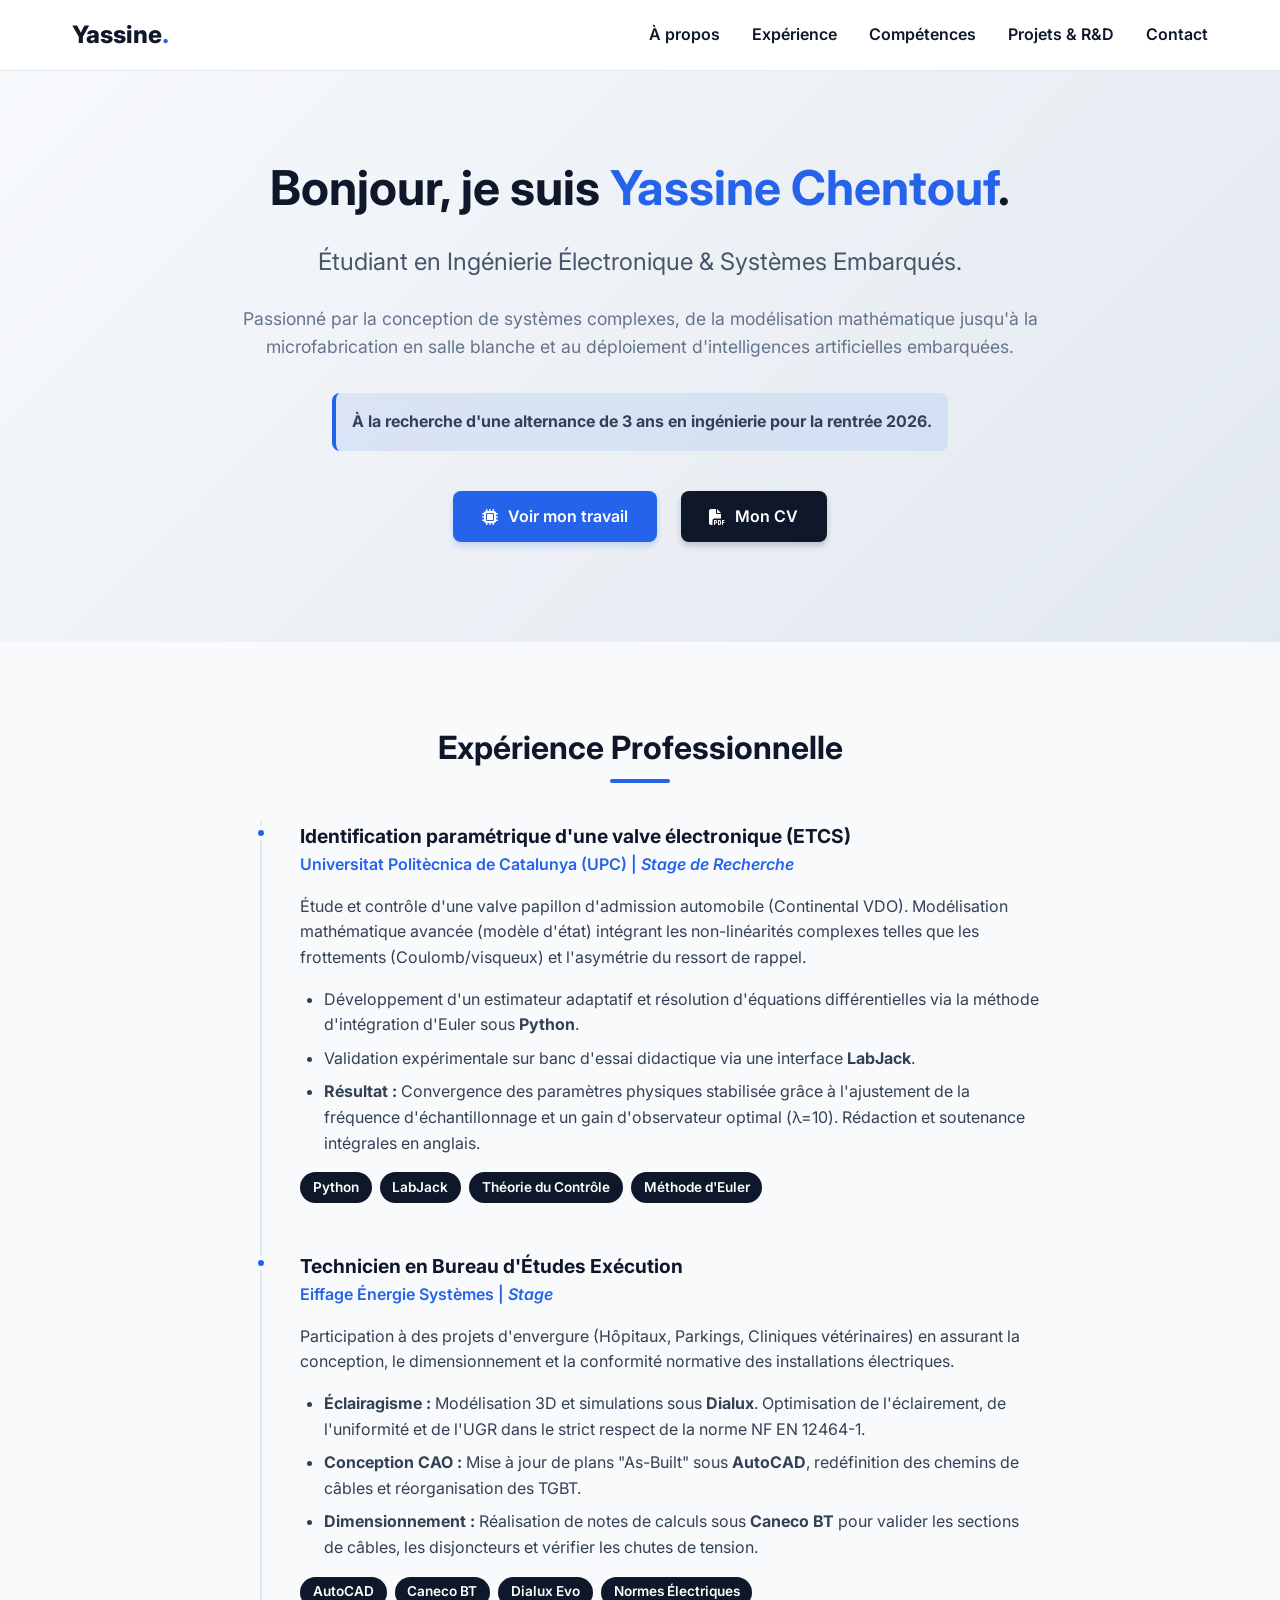
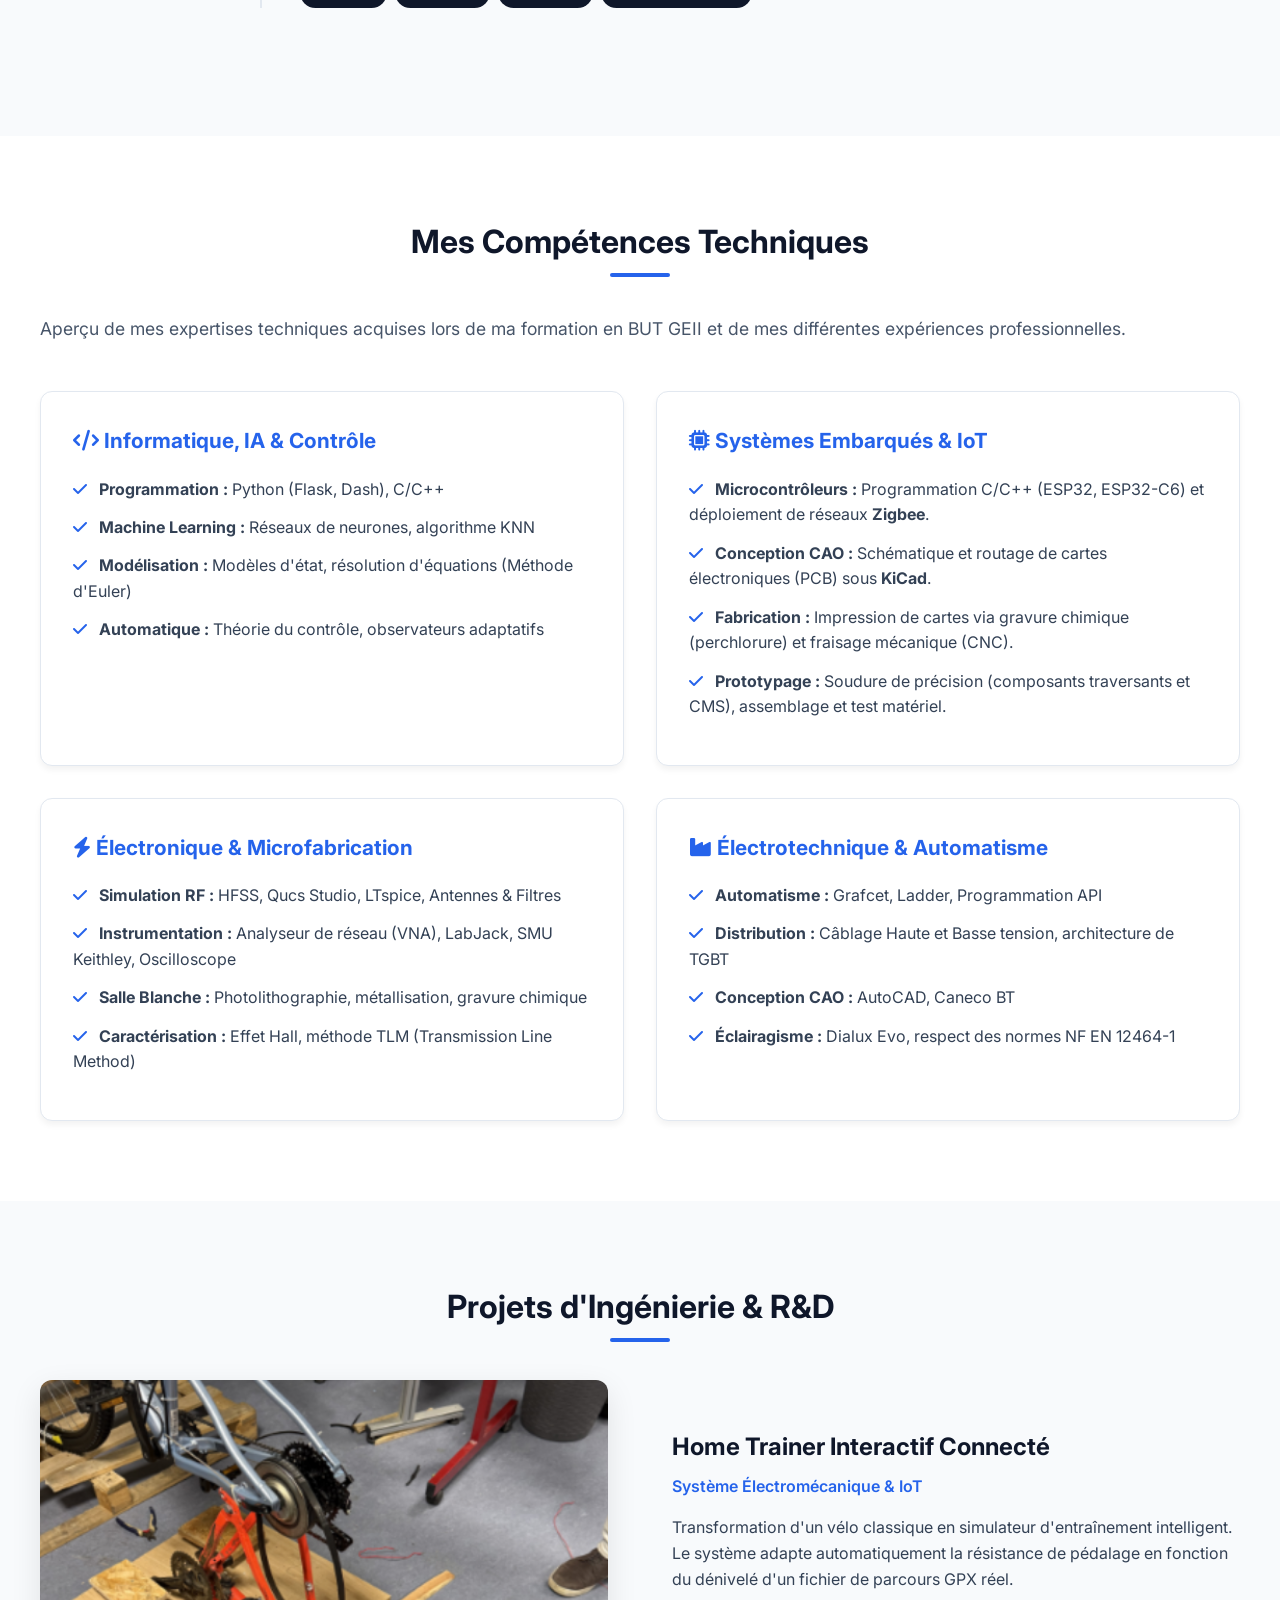
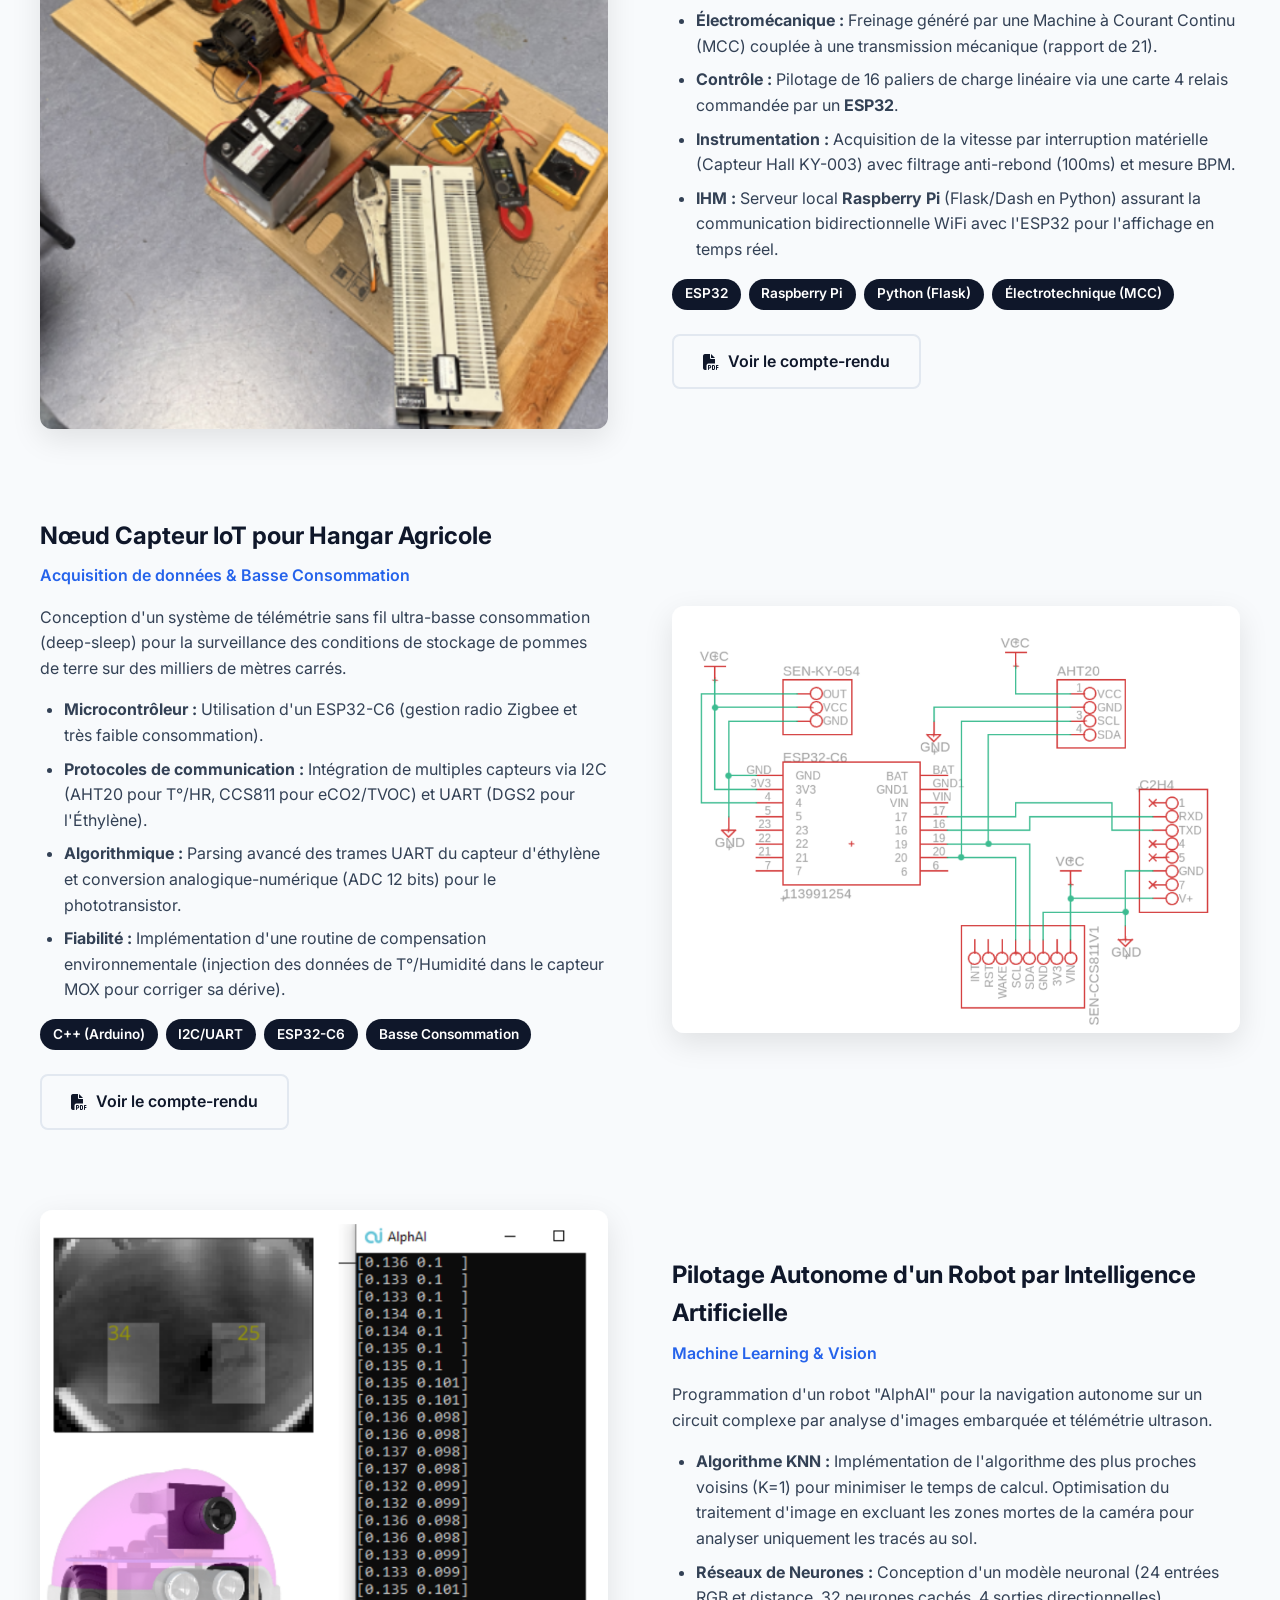
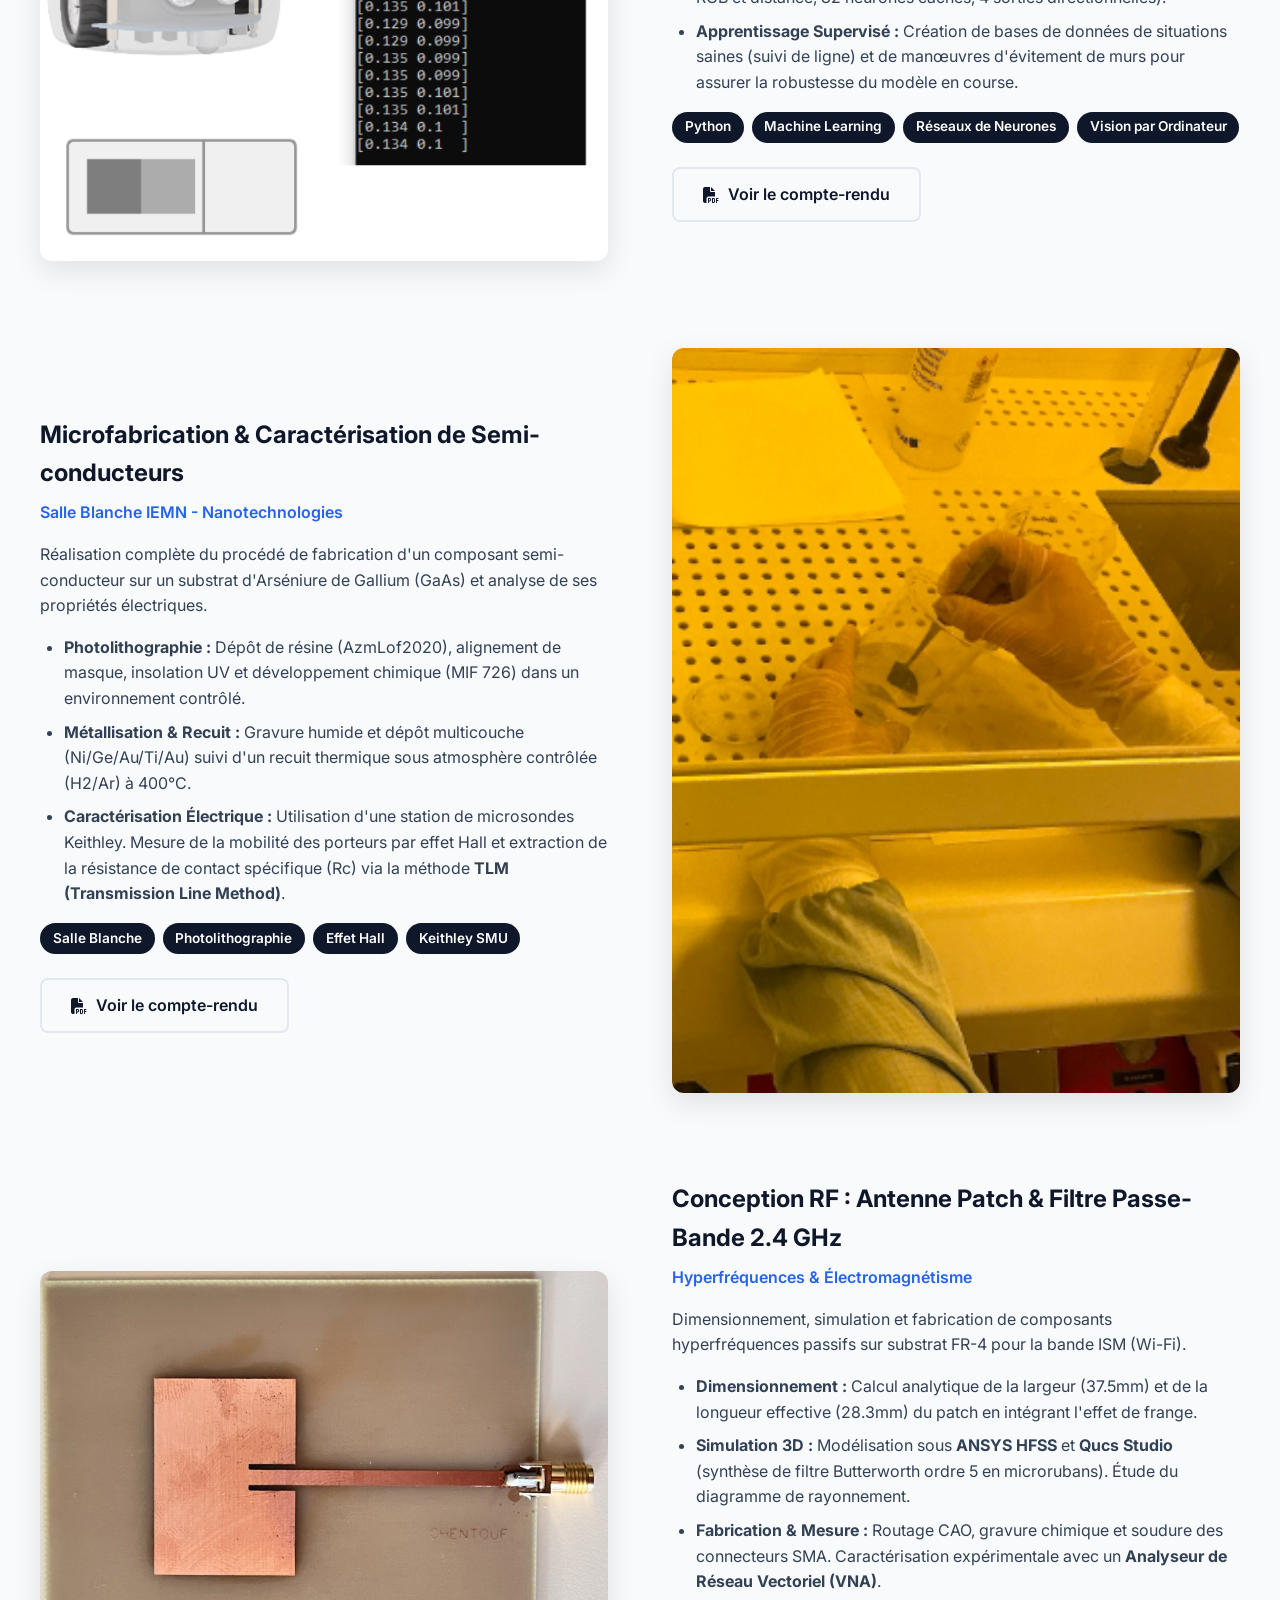
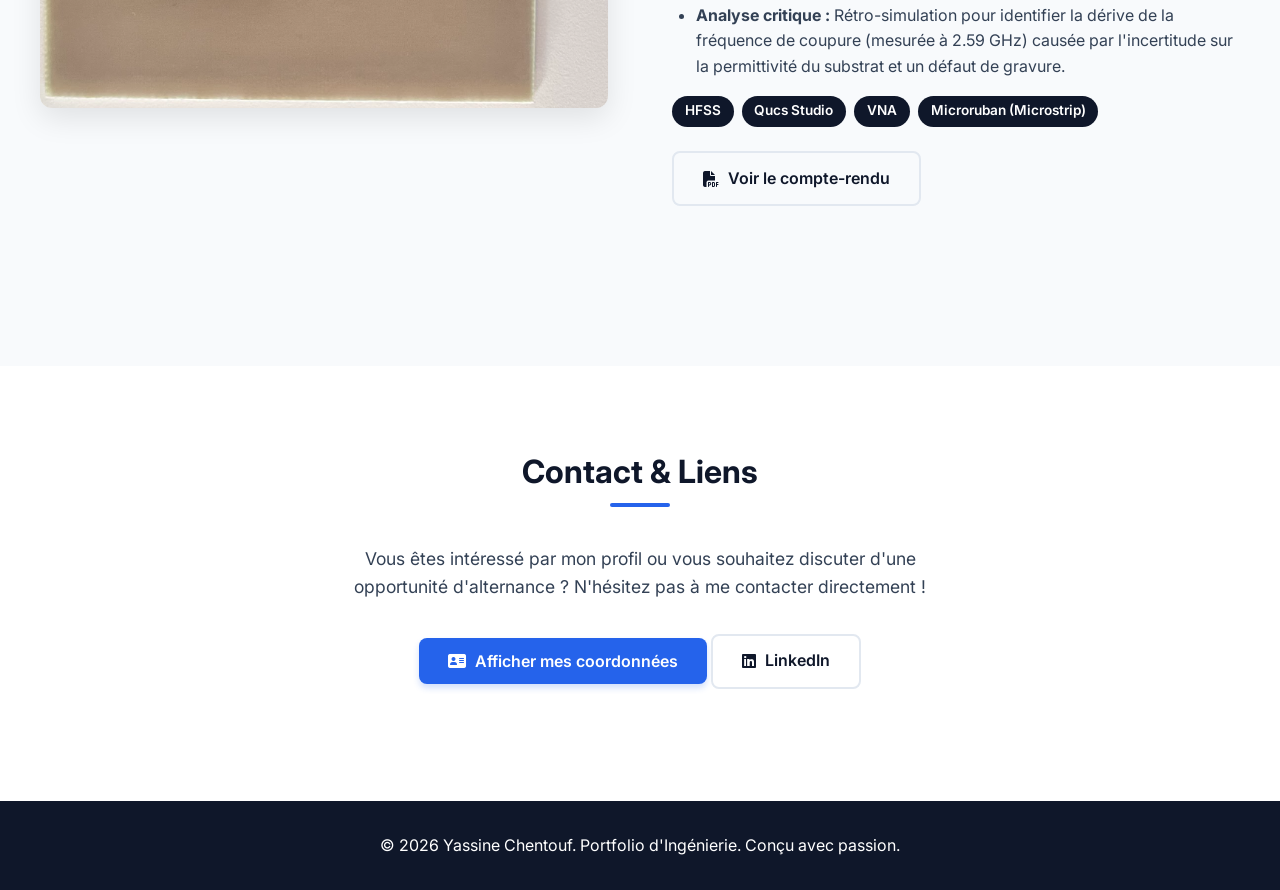
<file: index.html>
<!DOCTYPE html>
<html lang="fr">
<head>
    <meta charset="UTF-8">
    <meta name="viewport" content="width=device-width, initial-scale=1.0">
    <title>Yassine Chentouf | Portfolio Ingénierie</title>
    <!-- Police d'écriture moderne -->
    <link href="https://fonts.googleapis.com/css2?family=Inter:wght@300;400;600;800&display=swap" rel="stylesheet">
    <!-- Icônes -->
    <link rel="stylesheet" href="https://cdnjs.cloudflare.com/ajax/libs/font-awesome/6.4.0/css/all.min.css">
    <!-- Le ?v=3 force le navigateur à vider le cache et charger le nouveau design -->
    <link rel="stylesheet" href="style.css?v=3">
</head>
<body>

    <!-- Navigation -->
    <nav class="navbar">
        <div class="nav-container">
            <a href="#home" class="logo">Yassine<span>.</span></a>
            <ul class="nav-links">
                <li><a href="#about">À propos</a></li>
                <li><a href="#experience">Expérience</a></li>
                <li><a href="#skills">Compétences</a></li>
                <li><a href="#projects">Projets & R&D</a></li>
                <li><a href="#contact">Contact</a></li>
            </ul>
        </div>
    </nav>

    <!-- Hero Section -->
    <section id="home" class="hero">
        <div class="hero-content">
            <h1>Bonjour, je suis <span class="highlight">Yassine Chentouf</span>.</h1>
            <h2>Étudiant en Ingénierie Électronique & Systèmes Embarqués.</h2>
            <p>
                Passionné par la conception de systèmes complexes, de la modélisation mathématique jusqu'à la microfabrication en salle blanche et au déploiement d'intelligences artificielles embarquées.
            </p>
            <div style="background: rgba(37, 99, 235, 0.1); padding: 1rem; border-radius: 8px; border-left: 4px solid var(--accent-color); margin-bottom: 2.5rem; display: inline-block; text-align: left;">
                <strong>À la recherche d'une alternance de 3 ans en ingénierie pour la rentrée 2026.</strong>
            </div>
            <div class="hero-actions">
                <a href="#projects" class="btn btn-primary"><i class="fa-solid fa-microchip"></i> Voir mon travail</a>
                <a href="CV_Yassine_Chentouf.pdf" target="_blank" class="btn btn-secondary"><i class="fa-solid fa-file-pdf"></i> Mon CV</a>
            </div>
        </div>
    </section>

    <!-- Expériences Section -->
    <section id="experience" class="section bg-light">
        <div class="section-container">
            <h3 class="section-title">Expérience Professionnelle</h3>
            
            <div class="timeline">
                <!-- Expérience 1 -->
                <div class="timeline-item">
                    <div class="timeline-dot"></div>
                    <div class="timeline-content">
                        <h4>Identification paramétrique d'une valve électronique (ETCS)</h4>
                        <h5>Universitat Politècnica de Catalunya (UPC) | <em>Stage de Recherche</em></h5>
                        <p>Étude et contrôle d'une valve papillon d'admission automobile (Continental VDO). Modélisation mathématique avancée (modèle d'état) intégrant les non-linéarités complexes telles que les frottements (Coulomb/visqueux) et l'asymétrie du ressort de rappel.</p>
                        <ul>
                            <li>Développement d'un estimateur adaptatif et résolution d'équations différentielles via la méthode d'intégration d'Euler sous <strong>Python</strong>.</li>
                            <li>Validation expérimentale sur banc d'essai didactique via une interface <strong>LabJack</strong>.</li>
                            <li><strong>Résultat :</strong> Convergence des paramètres physiques stabilisée grâce à l'ajustement de la fréquence d'échantillonnage et un gain d'observateur optimal (λ=10). Rédaction et soutenance intégrales en anglais.</li>
                        </ul>
                        <div class="tech-stack">
                            <span>Python</span><span>LabJack</span><span>Théorie du Contrôle</span><span>Méthode d'Euler</span>
                        </div>
                    </div>
                </div>

                <!-- Expérience 2 -->
                <div class="timeline-item">
                    <div class="timeline-dot"></div>
                    <div class="timeline-content">
                        <h4>Technicien en Bureau d'Études Exécution</h4>
                        <h5>Eiffage Énergie Systèmes | <em>Stage</em></h5>
                        <p>Participation à des projets d'envergure (Hôpitaux, Parkings, Cliniques vétérinaires) en assurant la conception, le dimensionnement et la conformité normative des installations électriques.</p>
                        <ul>
                            <li><strong>Éclairagisme :</strong> Modélisation 3D et simulations sous <strong>Dialux</strong>. Optimisation de l'éclairement, de l'uniformité et de l'UGR dans le strict respect de la norme NF EN 12464-1.</li>
                            <li><strong>Conception CAO :</strong> Mise à jour de plans "As-Built" sous <strong>AutoCAD</strong>, redéfinition des chemins de câbles et réorganisation des TGBT.</li>
                            <li><strong>Dimensionnement :</strong> Réalisation de notes de calculs sous <strong>Caneco BT</strong> pour valider les sections de câbles, les disjoncteurs et vérifier les chutes de tension.</li>
                        </ul>
                        <div class="tech-stack">
                            <span>AutoCAD</span><span>Caneco BT</span><span>Dialux Evo</span><span>Normes Électriques</span>
                        </div>
                    </div>
                </div>
            </div>
        </div>
    </section>

    <!-- Compétences Section -->
    <section id="skills" class="section">
        <div class="section-container">
            <h3 class="section-title">Mes Compétences Techniques</h3>
            <p style="margin-bottom: 3rem; font-size: 1.1rem; color: #475569;">
                Aperçu de mes expertises techniques acquises lors de ma formation en BUT GEII et de mes différentes expériences professionnelles.
            </p>
            
            <!-- Affichage en grille forcée à 2 colonnes (minmax ajusté pour bloquer la 3ème colonne) -->
            <div style="display: grid; grid-template-columns: repeat(auto-fit, minmax(min(100%, 450px), 1fr)); gap: 2rem;">
                
                <!-- Ligne 1 - Carte 1 : Informatique & IA -->
                <div class="card" style="margin-bottom: 0;">
                    <h4 style="margin-bottom: 1.2rem; color: var(--accent-color); font-size: 1.3rem;"><i class="fa-solid fa-code"></i> Informatique, IA & Contrôle</h4>
                    <ul style="list-style-type: none; padding: 0;">
                        <li style="margin-bottom: 0.8rem;"><i class="fa-solid fa-check" style="color: var(--accent-color); margin-right: 8px;"></i> <strong>Programmation :</strong> Python (Flask, Dash), C/C++</li>
                        <li style="margin-bottom: 0.8rem;"><i class="fa-solid fa-check" style="color: var(--accent-color); margin-right: 8px;"></i> <strong>Machine Learning :</strong> Réseaux de neurones, algorithme KNN</li>
                        <li style="margin-bottom: 0.8rem;"><i class="fa-solid fa-check" style="color: var(--accent-color); margin-right: 8px;"></i> <strong>Modélisation :</strong> Modèles d'état, résolution d'équations (Méthode d'Euler)</li>
                        <li style="margin-bottom: 0.8rem;"><i class="fa-solid fa-check" style="color: var(--accent-color); margin-right: 8px;"></i> <strong>Automatique :</strong> Théorie du contrôle, observateurs adaptatifs</li>
                    </ul>
                </div>

                <!-- Ligne 1 - Carte 2 : Systèmes Embarqués -->
                <div class="card" style="margin-bottom: 0;">
                    <h4 style="margin-bottom: 1.2rem; color: var(--accent-color); font-size: 1.3rem;"><i class="fa-solid fa-microchip"></i> Systèmes Embarqués & IoT</h4>
                    <ul style="list-style-type: none; padding: 0;">
                        <li style="margin-bottom: 0.8rem;"><i class="fa-solid fa-check" style="color: var(--accent-color); margin-right: 8px;"></i> <strong>Microcontrôleurs :</strong> Programmation C/C++ (ESP32, ESP32-C6) et déploiement de réseaux <strong>Zigbee</strong>.</li>
                        <li style="margin-bottom: 0.8rem;"><i class="fa-solid fa-check" style="color: var(--accent-color); margin-right: 8px;"></i> <strong>Conception CAO :</strong> Schématique et routage de cartes électroniques (PCB) sous <strong>KiCad</strong>.</li>
                        <li style="margin-bottom: 0.8rem;"><i class="fa-solid fa-check" style="color: var(--accent-color); margin-right: 8px;"></i> <strong>Fabrication :</strong> Impression de cartes via gravure chimique (perchlorure) et fraisage mécanique (CNC).</li>
                        <li style="margin-bottom: 0.8rem;"><i class="fa-solid fa-check" style="color: var(--accent-color); margin-right: 8px;"></i> <strong>Prototypage :</strong> Soudure de précision (composants traversants et CMS), assemblage et test matériel.</li>
                    </ul>
                </div>

                <!-- Ligne 2 - Carte 3 : Électronique RF -->
                <div class="card" style="margin-bottom: 0;">
                    <h4 style="margin-bottom: 1.2rem; color: var(--accent-color); font-size: 1.3rem;"><i class="fa-solid fa-bolt"></i> Électronique & Microfabrication</h4>
                    <ul style="list-style-type: none; padding: 0;">
                        <li style="margin-bottom: 0.8rem;"><i class="fa-solid fa-check" style="color: var(--accent-color); margin-right: 8px;"></i> <strong>Simulation RF :</strong> HFSS, Qucs Studio, LTspice, Antennes & Filtres</li>
                        <li style="margin-bottom: 0.8rem;"><i class="fa-solid fa-check" style="color: var(--accent-color); margin-right: 8px;"></i> <strong>Instrumentation :</strong> Analyseur de réseau (VNA), LabJack, SMU Keithley, Oscilloscope</li>
                        <li style="margin-bottom: 0.8rem;"><i class="fa-solid fa-check" style="color: var(--accent-color); margin-right: 8px;"></i> <strong>Salle Blanche :</strong> Photolithographie, métallisation, gravure chimique</li>
                        <li style="margin-bottom: 0.8rem;"><i class="fa-solid fa-check" style="color: var(--accent-color); margin-right: 8px;"></i> <strong>Caractérisation :</strong> Effet Hall, méthode TLM (Transmission Line Method)</li>
                    </ul>
                </div>

                <!-- Ligne 2 - Carte 4 : Électrotechnique -->
                <div class="card" style="margin-bottom: 0;">
                    <h4 style="margin-bottom: 1.2rem; color: var(--accent-color); font-size: 1.3rem;"><i class="fa-solid fa-industry"></i> Électrotechnique & Automatisme</h4>
                    <ul style="list-style-type: none; padding: 0;">
                        <li style="margin-bottom: 0.8rem;"><i class="fa-solid fa-check" style="color: var(--accent-color); margin-right: 8px;"></i> <strong>Automatisme :</strong> Grafcet, Ladder, Programmation API</li>
                        <li style="margin-bottom: 0.8rem;"><i class="fa-solid fa-check" style="color: var(--accent-color); margin-right: 8px;"></i> <strong>Distribution :</strong> Câblage Haute et Basse tension, architecture de TGBT</li>
                        <li style="margin-bottom: 0.8rem;"><i class="fa-solid fa-check" style="color: var(--accent-color); margin-right: 8px;"></i> <strong>Conception CAO :</strong> AutoCAD, Caneco BT</li>
                        <li style="margin-bottom: 0.8rem;"><i class="fa-solid fa-check" style="color: var(--accent-color); margin-right: 8px;"></i> <strong>Éclairagisme :</strong> Dialux Evo, respect des normes NF EN 12464-1</li>
                    </ul>
                </div>
            </div>
        </div>
    </section>

    <!-- Projets Section -->
    <section id="projects" class="section bg-light">
        <div class="section-container">
            <h3 class="section-title">Projets d'Ingénierie & R&D</h3>

            <!-- Projet 1 : Home Trainer -->
            <div class="project-showcase">
                <div class="project-image">
                    <img src="projet-hometrainer.png" alt="Home Trainer Interactif" style="width: 100%; border-radius: 12px; box-shadow: 0 10px 30px rgba(0,0,0,0.1);">
                </div>
                <div class="project-info">
                    <h4>Home Trainer Interactif Connecté</h4>
                    <p class="project-subtitle">Système Électromécanique & IoT</p>
                    <p>Transformation d'un vélo classique en simulateur d'entraînement intelligent. Le système adapte automatiquement la résistance de pédalage en fonction du dénivelé d'un fichier de parcours GPX réel.</p>
                    <ul class="project-details">
                        <li><strong>Électromécanique :</strong> Freinage généré par une Machine à Courant Continu (MCC) couplée à une transmission mécanique (rapport de 21).</li>
                        <li><strong>Contrôle :</strong> Pilotage de 16 paliers de charge linéaire via une carte 4 relais commandée par un <strong>ESP32</strong>.</li>
                        <li><strong>Instrumentation :</strong> Acquisition de la vitesse par interruption matérielle (Capteur Hall KY-003) avec filtrage anti-rebond (100ms) et mesure BPM.</li>
                        <li><strong>IHM :</strong> Serveur local <strong>Raspberry Pi</strong> (Flask/Dash en Python) assurant la communication bidirectionnelle WiFi avec l'ESP32 pour l'affichage en temps réel.</li>
                    </ul>
                    <div class="tech-stack">
                        <span>ESP32</span><span>Raspberry Pi</span><span>Python (Flask)</span><span>Électrotechnique (MCC)</span>
                    </div>
                    <div style="margin-top: 1.5rem;">
                        <a href="rapport-hometrainer.pdf" target="_blank" class="btn btn-outline"><i class="fa-solid fa-file-pdf"></i> Voir le compte-rendu</a>
                    </div>
                </div>
            </div>

            <!-- Projet 2 : Capteur Hangar -->
            <div class="project-showcase reverse">
                <div class="project-image">
                    <img src="projet-capteur-iot.png" alt="PCB du Capteur IoT" style="width: 100%; border-radius: 12px; box-shadow: 0 10px 30px rgba(0,0,0,0.1);">
                </div>
                <div class="project-info">
                    <h4>Nœud Capteur IoT pour Hangar Agricole</h4>
                    <p class="project-subtitle">Acquisition de données & Basse Consommation</p>
                    <p>Conception d'un système de télémétrie sans fil ultra-basse consommation (deep-sleep) pour la surveillance des conditions de stockage de pommes de terre sur des milliers de mètres carrés.</p>
                    <ul class="project-details">
                        <li><strong>Microcontrôleur :</strong> Utilisation d'un ESP32-C6 (gestion radio Zigbee et très faible consommation).</li>
                        <li><strong>Protocoles de communication :</strong> Intégration de multiples capteurs via I2C (AHT20 pour T°/HR, CCS811 pour eCO2/TVOC) et UART (DGS2 pour l'Éthylène).</li>
                        <li><strong>Algorithmique :</strong> Parsing avancé des trames UART du capteur d'éthylène et conversion analogique-numérique (ADC 12 bits) pour le phototransistor.</li>
                        <li><strong>Fiabilité :</strong> Implémentation d'une routine de compensation environnementale (injection des données de T°/Humidité dans le capteur MOX pour corriger sa dérive).</li>
                    </ul>
                    <div class="tech-stack">
                        <span>C++ (Arduino)</span><span>I2C/UART</span><span>ESP32-C6</span><span>Basse Consommation</span>
                    </div>
                    <div style="margin-top: 1.5rem;">
                        <a href="rapport-capteur-iot.pdf" target="_blank" class="btn btn-outline"><i class="fa-solid fa-file-pdf"></i> Voir le compte-rendu</a>
                    </div>
                </div>
            </div>

            <!-- Projet 3 : Robot IA AlphAI -->
            <div class="project-showcase">
                <div class="project-image">
                    <img src="projet-robot-ia.png" alt="Robot IA AlphAI" style="width: 100%; border-radius: 12px; box-shadow: 0 10px 30px rgba(0,0,0,0.1);">
                </div>
                <div class="project-info">
                    <h4>Pilotage Autonome d'un Robot par Intelligence Artificielle</h4>
                    <p class="project-subtitle">Machine Learning & Vision</p>
                    <p>Programmation d'un robot "AlphAI" pour la navigation autonome sur un circuit complexe par analyse d'images embarquée et télémétrie ultrason.</p>
                    <ul class="project-details">
                        <li><strong>Algorithme KNN :</strong> Implémentation de l'algorithme des plus proches voisins (K=1) pour minimiser le temps de calcul. Optimisation du traitement d'image en excluant les zones mortes de la caméra pour analyser uniquement les tracés au sol.</li>
                        <li><strong>Réseaux de Neurones :</strong> Conception d'un modèle neuronal (24 entrées RGB et distance, 32 neurones cachés, 4 sorties directionnelles).</li>
                        <li><strong>Apprentissage Supervisé :</strong> Création de bases de données de situations saines (suivi de ligne) et de manœuvres d'évitement de murs pour assurer la robustesse du modèle en course.</li>
                    </ul>
                    <div class="tech-stack">
                        <span>Python</span><span>Machine Learning</span><span>Réseaux de Neurones</span><span>Vision par Ordinateur</span>
                    </div>
                    <div style="margin-top: 1.5rem;">
                        <a href="rapport-robot-ia.pdf" target="_blank" class="btn btn-outline"><i class="fa-solid fa-file-pdf"></i> Voir le compte-rendu</a>
                    </div>
                </div>
            </div>

            <!-- Projet 4 : Salle Blanche (Télémètre) -->
            <div class="project-showcase reverse">
                <div class="project-image">
                    <img src="projet-microfabrication.png" alt="Microfabrication en salle blanche" style="width: 100%; border-radius: 12px; box-shadow: 0 10px 30px rgba(0,0,0,0.1);">
                </div>
                <div class="project-info">
                    <h4>Microfabrication & Caractérisation de Semi-conducteurs</h4>
                    <p class="project-subtitle">Salle Blanche IEMN - Nanotechnologies</p>
                    <p>Réalisation complète du procédé de fabrication d'un composant semi-conducteur sur un substrat d'Arséniure de Gallium (GaAs) et analyse de ses propriétés électriques.</p>
                    <ul class="project-details">
                        <li><strong>Photolithographie :</strong> Dépôt de résine (AzmLof2020), alignement de masque, insolation UV et développement chimique (MIF 726) dans un environnement contrôlé.</li>
                        <li><strong>Métallisation & Recuit :</strong> Gravure humide et dépôt multicouche (Ni/Ge/Au/Ti/Au) suivi d'un recuit thermique sous atmosphère contrôlée (H2/Ar) à 400°C.</li>
                        <li><strong>Caractérisation Électrique :</strong> Utilisation d'une station de microsondes Keithley. Mesure de la mobilité des porteurs par effet Hall et extraction de la résistance de contact spécifique (Rc) via la méthode <strong>TLM (Transmission Line Method)</strong>.</li>
                    </ul>
                    <div class="tech-stack">
                        <span>Salle Blanche</span><span>Photolithographie</span><span>Effet Hall</span><span>Keithley SMU</span>
                    </div>
                    <div style="margin-top: 1.5rem;">
                        <a href="rapport-microfabrication.pdf" target="_blank" class="btn btn-outline"><i class="fa-solid fa-file-pdf"></i> Voir le compte-rendu</a>
                    </div>
                </div>
            </div>

            <!-- Projet 5 : Antenne RF & Filtre -->
            <div class="project-showcase">
                <div class="project-image">
                    <img src="projet-antenne-rf.png" alt="Conception Antenne HFSS" style="width: 100%; border-radius: 12px; box-shadow: 0 10px 30px rgba(0,0,0,0.1);">
                </div>
                <div class="project-info">
                    <h4>Conception RF : Antenne Patch & Filtre Passe-Bande 2.4 GHz</h4>
                    <p class="project-subtitle">Hyperfréquences & Électromagnétisme</p>
                    <p>Dimensionnement, simulation et fabrication de composants hyperfréquences passifs sur substrat FR-4 pour la bande ISM (Wi-Fi).</p>
                    <ul class="project-details">
                        <li><strong>Dimensionnement :</strong> Calcul analytique de la largeur (37.5mm) et de la longueur effective (28.3mm) du patch en intégrant l'effet de frange.</li>
                        <li><strong>Simulation 3D :</strong> Modélisation sous <strong>ANSYS HFSS</strong> et <strong>Qucs Studio</strong> (synthèse de filtre Butterworth ordre 5 en microrubans). Étude du diagramme de rayonnement.</li>
                        <li><strong>Fabrication & Mesure :</strong> Routage CAO, gravure chimique et soudure des connecteurs SMA. Caractérisation expérimentale avec un <strong>Analyseur de Réseau Vectoriel (VNA)</strong>.</li>
                        <li><strong>Analyse critique :</strong> Rétro-simulation pour identifier la dérive de la fréquence de coupure (mesurée à 2.59 GHz) causée par l'incertitude sur la permittivité du substrat et un défaut de gravure.</li>
                    </ul>
                    <div class="tech-stack">
                        <span>HFSS</span><span>Qucs Studio</span><span>VNA</span><span>Microruban (Microstrip)</span>
                    </div>
                    <div style="margin-top: 1.5rem;">
                        <a href="rapport-antenne-rf.pdf" target="_blank" class="btn btn-outline"><i class="fa-solid fa-file-pdf"></i> Voir le compte-rendu</a>
                    </div>
                </div>
            </div>

        </div>
    </section>

    <!-- Contact Section -->
    <section id="contact" class="section">
        <div class="section-container" style="text-align: center;">
            <h3 class="section-title">Contact & Liens</h3>
            <p style="max-width: 600px; margin: 0 auto 2rem auto; font-size: 1.1rem;">
                Vous êtes intéressé par mon profil ou vous souhaitez discuter d'une opportunité d'alternance ? N'hésitez pas à me contacter directement !
            </p>
            
            <div class="contact-links" style="margin-bottom: 2rem;">
                <!-- Bouton qui révèle les informations de contact -->
                <button onclick="document.getElementById('contact-info').style.display='block'" class="btn btn-primary"><i class="fa-solid fa-address-card"></i> Afficher mes coordonnées</button>
                <a href="https://www.linkedin.com/in/yassine-chen/" target="_blank" class="btn btn-outline"><i class="fa-brands fa-linkedin"></i> LinkedIn</a>
            </div>

            <!-- La zone d'information masquée qui apparaîtra au clic -->
            <div id="contact-info" style="display: none; background: #f8fafc; padding: 1.5rem; border-radius: 8px; box-shadow: 0 4px 6px rgba(0,0,0,0.05); max-width: 400px; margin: 0 auto; border: 1px solid #e2e8f0; text-align: left;">
                <p style="margin-bottom: 0.8rem; font-size: 1.1rem;"><i class="fa-solid fa-envelope" style="color: #2563eb; margin-right: 10px;"></i> <strong>Email :</strong> <a href="mailto:yassine2004chentouf@gmail.com" style="color: #334155; text-decoration: none;">yassine2004chentouf@gmail.com</a></p>
                <p style="font-size: 1.1rem;"><i class="fa-solid fa-phone" style="color: #2563eb; margin-right: 10px;"></i> <strong>Téléphone :</strong> 07 45 64 99 28</p>
            </div>
        </div>
    </section>

    <!-- Footer -->
    <footer>
        <p>&copy; 2026 Yassine Chentouf. Portfolio d'Ingénierie. Conçu avec passion.</p>
    </footer>

    <!-- Script pour le menu sticky et le scroll doux -->
    <script>
        window.addEventListener('scroll', function() {
            const navbar = document.querySelector('.navbar');
            if (window.scrollY > 50) {
                navbar.style.background = 'rgba(255, 255, 255, 0.98)';
                navbar.style.boxShadow = '0 2px 10px rgba(0,0,0,0.1)';
            } else {
                navbar.style.background = '#ffffff';
                navbar.style.boxShadow = 'none';
            }
        });
    </script>
</body>
</html>
</file>
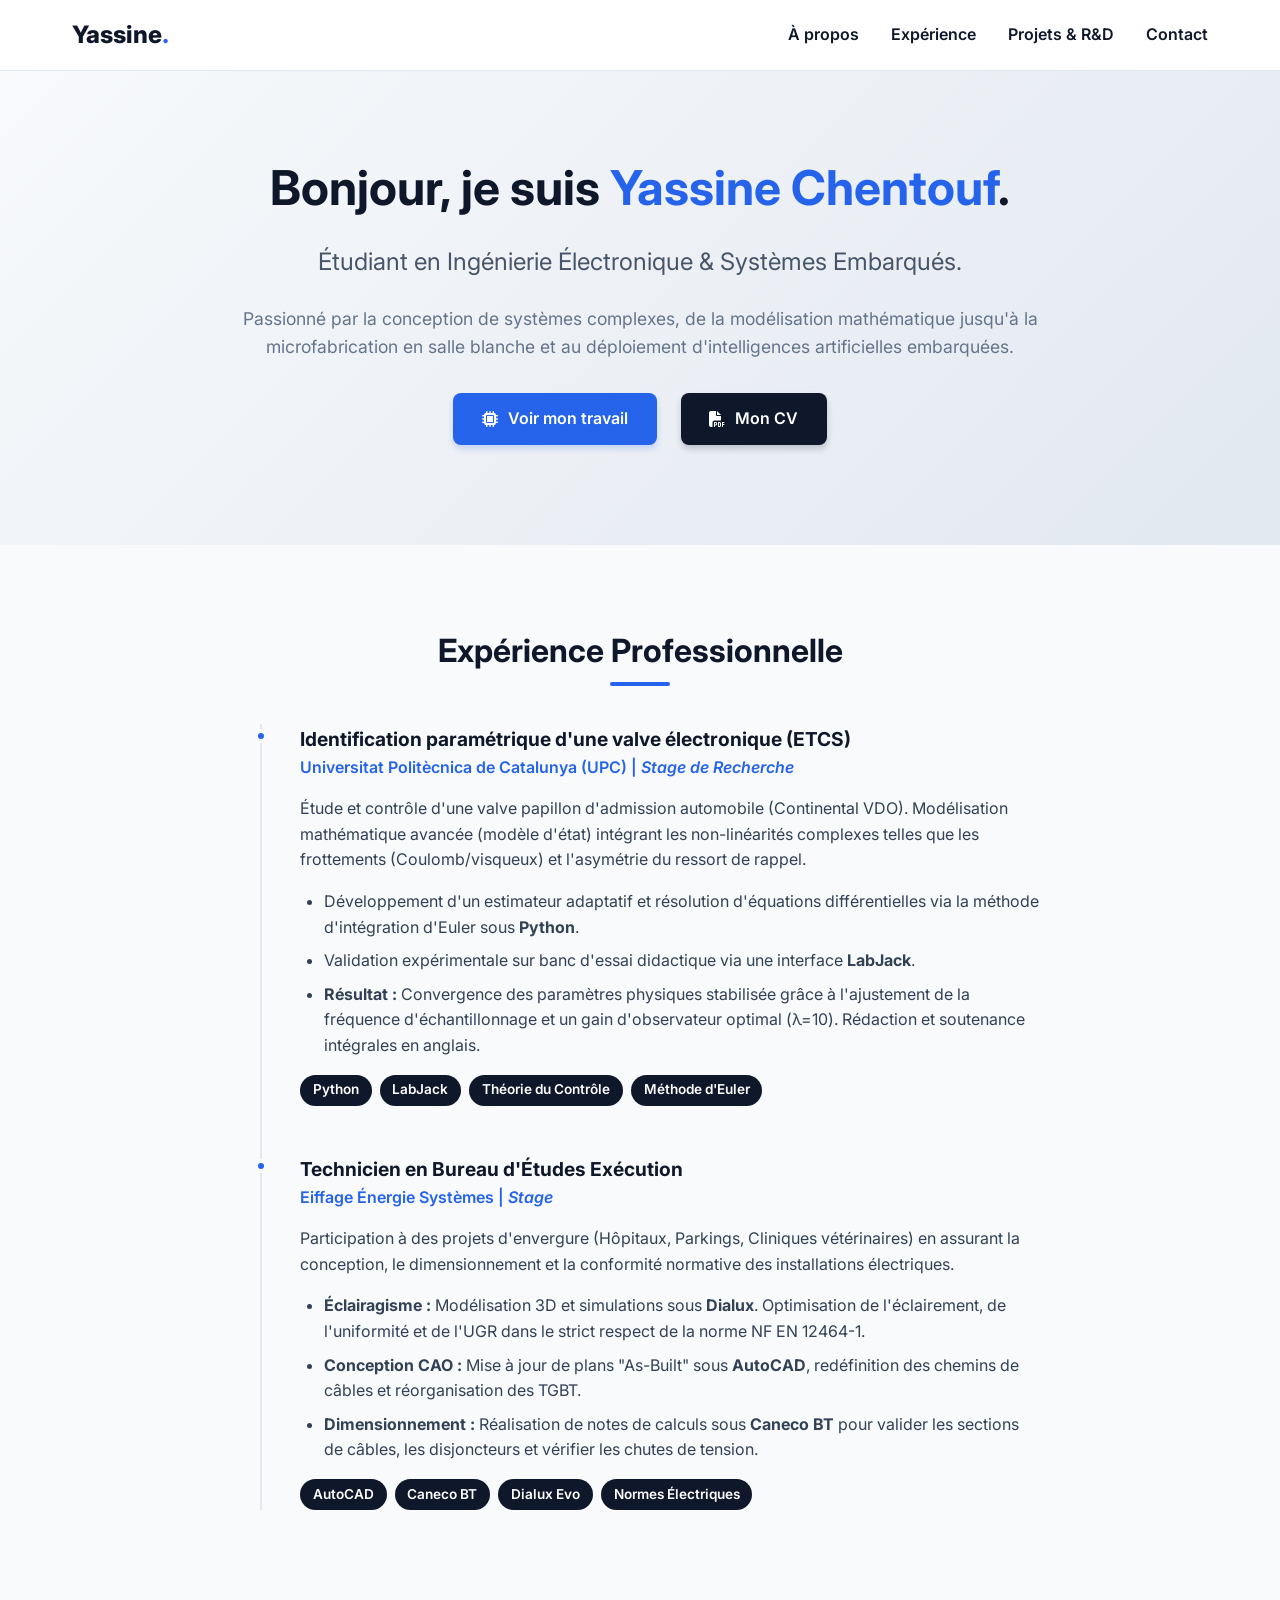
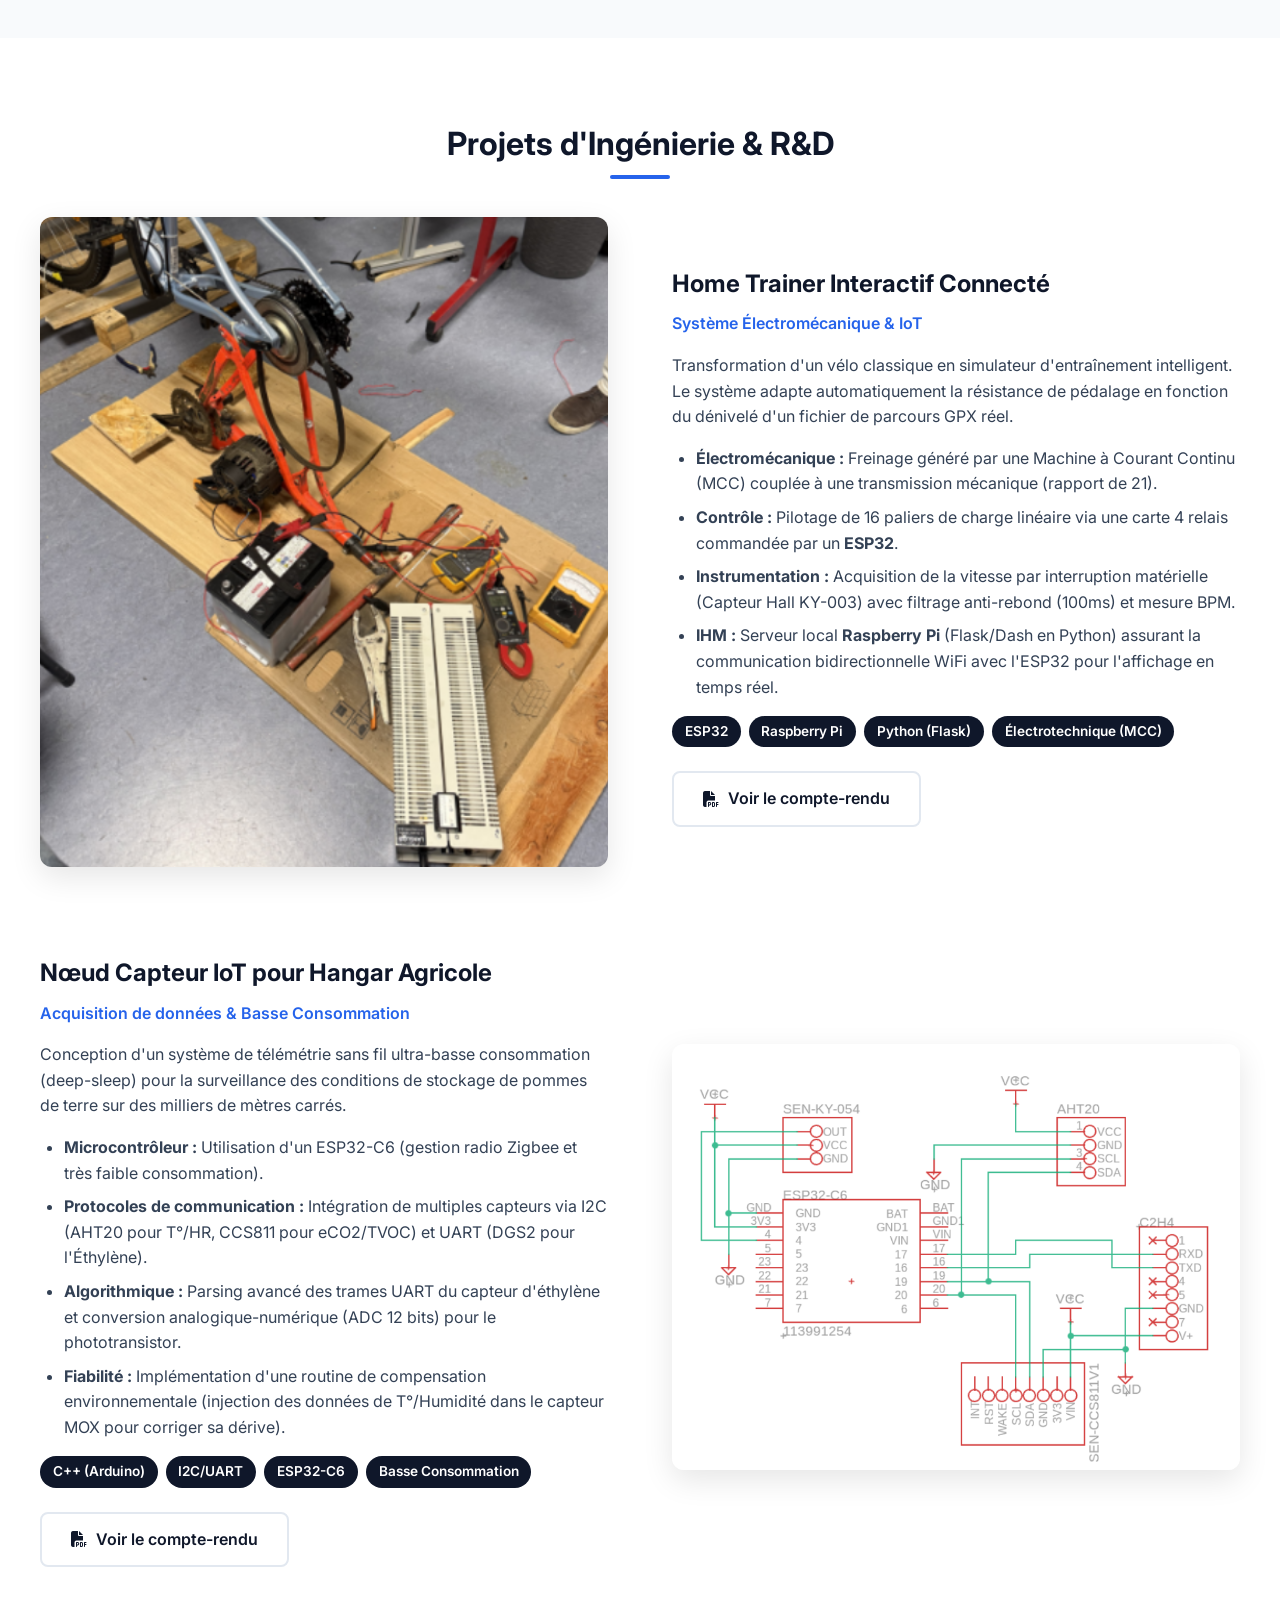
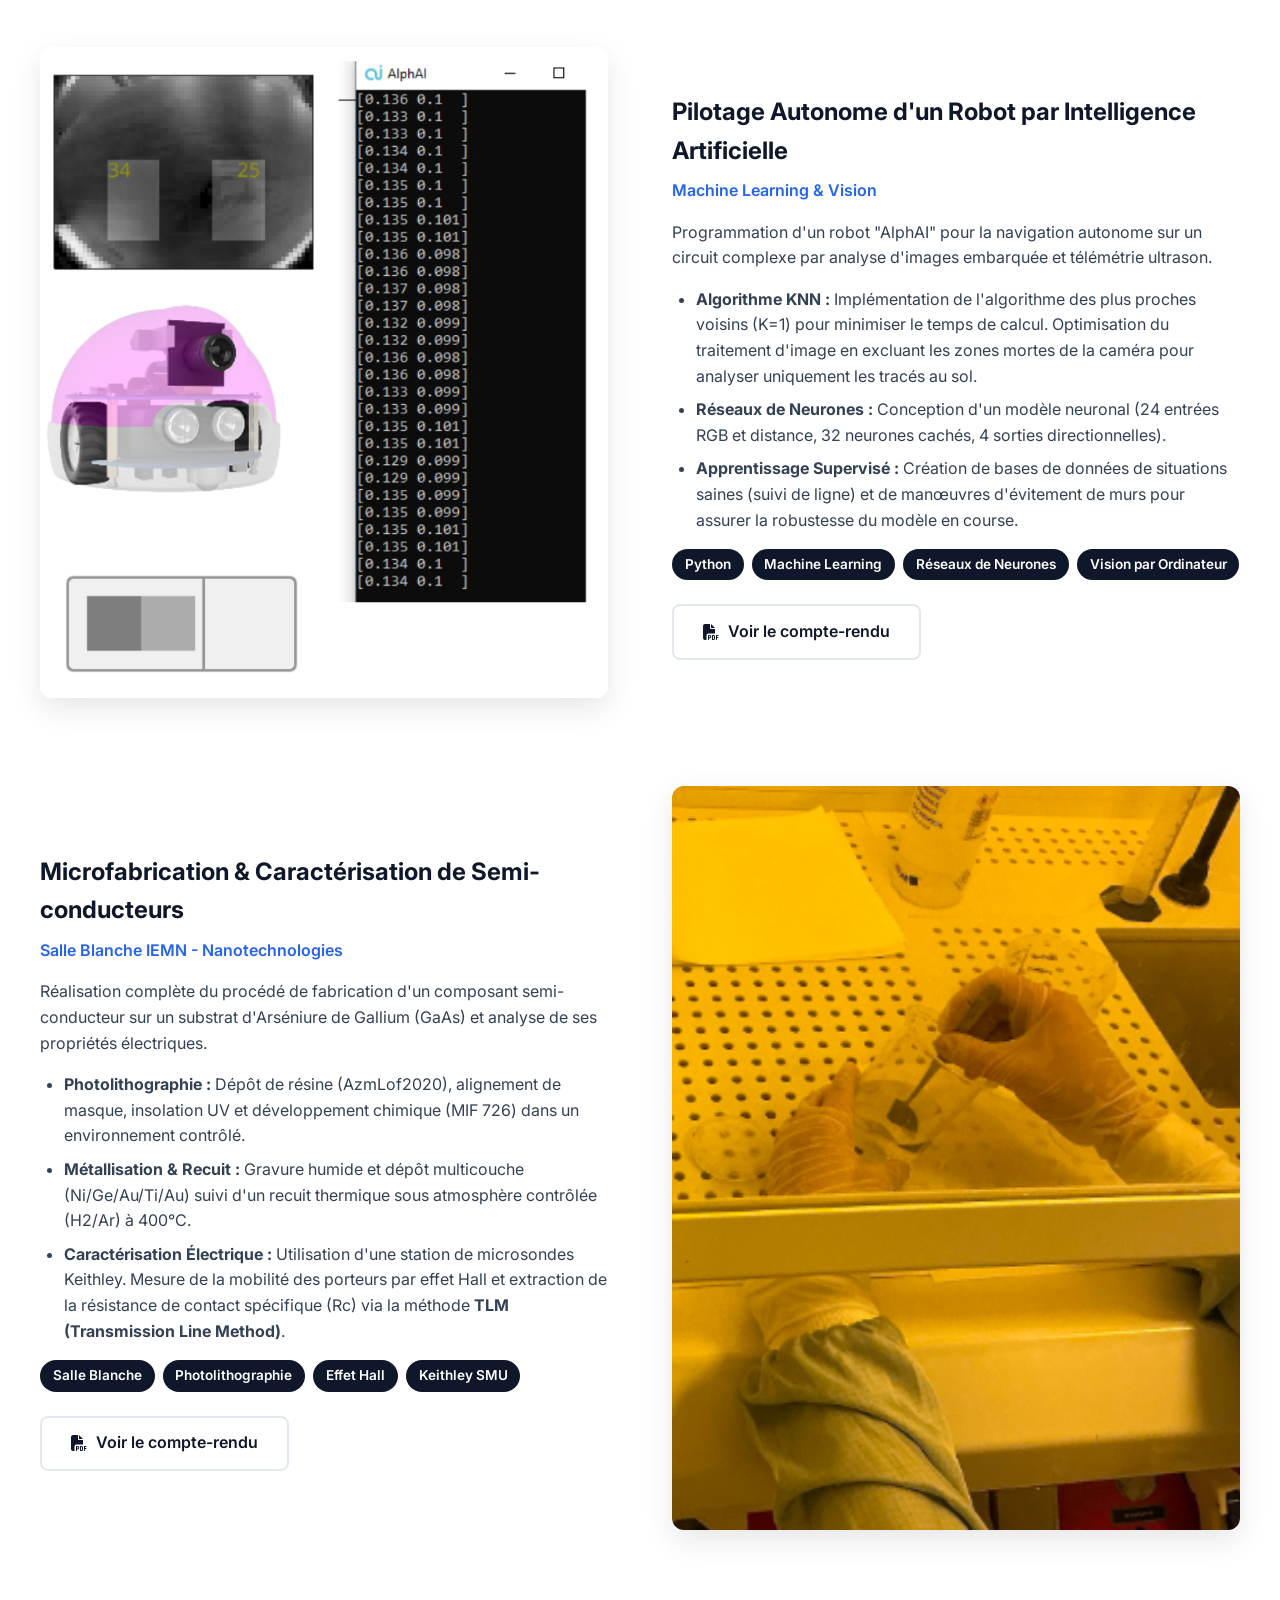
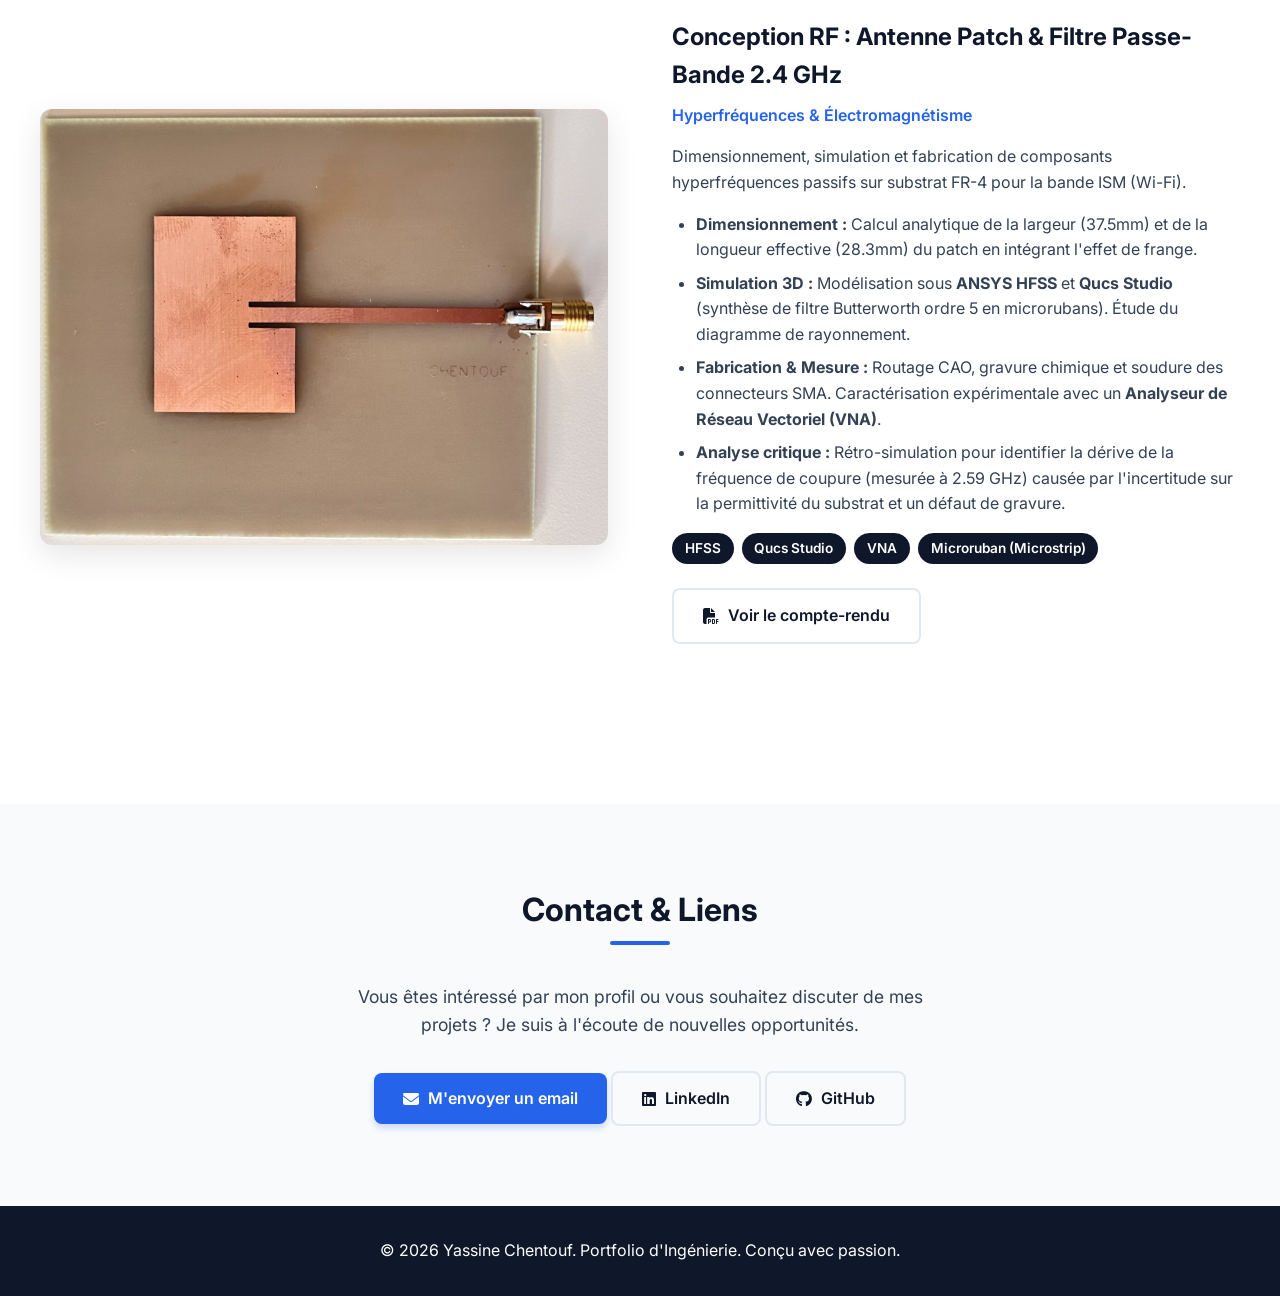
<file: gemini-code-1781514753399.html>
<!DOCTYPE html>
<html lang="fr">
<head>
    <meta charset="UTF-8">
    <meta name="viewport" content="width=device-width, initial-scale=1.0">
    <title>Yassine Chentouf | Portfolio Ingénierie</title>
    <link href="https://fonts.googleapis.com/css2?family=Inter:wght@300;400;600;800&display=swap" rel="stylesheet">
    <link rel="stylesheet" href="https://cdnjs.cloudflare.com/ajax/libs/font-awesome/6.4.0/css/all.min.css">
    <link rel="stylesheet" href="style.css">
</head>
<body>

    <nav class="navbar">
        <div class="nav-container">
            <a href="#home" class="logo">Yassine<span>.</span></a>
            <ul class="nav-links">
                <li><a href="#about">À propos</a></li>
                <li><a href="#experience">Expérience</a></li>
                <li><a href="#projects">Projets & R&D</a></li>
                <li><a href="#contact">Contact</a></li>
            </ul>
        </div>
    </nav>

    <section id="home" class="hero">
        <div class="hero-content">
            <h1>Bonjour, je suis <span class="highlight">Yassine Chentouf</span>.</h1>
            <h2>Étudiant en Ingénierie Électronique & Systèmes Embarqués.</h2>
            <p>
                Passionné par la conception de systèmes complexes, de la modélisation mathématique jusqu'à la microfabrication en salle blanche et au déploiement d'intelligences artificielles embarquées.
            </p>
            <div class="hero-actions">
                <a href="#projects" class="btn btn-primary"><i class="fa-solid fa-microchip"></i> Voir mon travail</a>
                <a href="cv-yassine-chentouf.pdf" target="_blank" class="btn btn-secondary"><i class="fa-solid fa-file-pdf"></i> Mon CV</a>
            </div>
        </div>
    </section>

    <section id="experience" class="section bg-light">
        <div class="section-container">
            <h3 class="section-title">Expérience Professionnelle</h3>
            
            <div class="timeline">
                <div class="timeline-item">
                    <div class="timeline-dot"></div>
                    <div class="timeline-content">
                        <h4>Identification paramétrique d'une valve électronique (ETCS)</h4>
                        <h5>Universitat Politècnica de Catalunya (UPC) | <em>Stage de Recherche</em></h5>
                        <p>Étude et contrôle d'une valve papillon d'admission automobile (Continental VDO). Modélisation mathématique avancée (modèle d'état) intégrant les non-linéarités complexes telles que les frottements (Coulomb/visqueux) et l'asymétrie du ressort de rappel.</p>
                        <ul>
                            <li>Développement d'un estimateur adaptatif et résolution d'équations différentielles via la méthode d'intégration d'Euler sous <strong>Python</strong>.</li>
                            <li>Validation expérimentale sur banc d'essai didactique via une interface <strong>LabJack</strong>.</li>
                            <li><strong>Résultat :</strong> Convergence des paramètres physiques stabilisée grâce à l'ajustement de la fréquence d'échantillonnage et un gain d'observateur optimal (λ=10). Rédaction et soutenance intégrales en anglais.</li>
                        </ul>
                        <div class="tech-stack">
                            <span>Python</span><span>LabJack</span><span>Théorie du Contrôle</span><span>Méthode d'Euler</span>
                        </div>
                    </div>
                </div>

                <div class="timeline-item">
                    <div class="timeline-dot"></div>
                    <div class="timeline-content">
                        <h4>Technicien en Bureau d'Études Exécution</h4>
                        <h5>Eiffage Énergie Systèmes | <em>Stage</em></h5>
                        <p>Participation à des projets d'envergure (Hôpitaux, Parkings, Cliniques vétérinaires) en assurant la conception, le dimensionnement et la conformité normative des installations électriques.</p>
                        <ul>
                            <li><strong>Éclairagisme :</strong> Modélisation 3D et simulations sous <strong>Dialux</strong>. Optimisation de l'éclairement, de l'uniformité et de l'UGR dans le strict respect de la norme NF EN 12464-1.</li>
                            <li><strong>Conception CAO :</strong> Mise à jour de plans "As-Built" sous <strong>AutoCAD</strong>, redéfinition des chemins de câbles et réorganisation des TGBT.</li>
                            <li><strong>Dimensionnement :</strong> Réalisation de notes de calculs sous <strong>Caneco BT</strong> pour valider les sections de câbles, les disjoncteurs et vérifier les chutes de tension.</li>
                        </ul>
                        <div class="tech-stack">
                            <span>AutoCAD</span><span>Caneco BT</span><span>Dialux Evo</span><span>Normes Électriques</span>
                        </div>
                    </div>
                </div>
            </div>
        </div>
    </section>

    <section id="projects" class="section">
        <div class="section-container">
            <h3 class="section-title">Projets d'Ingénierie & R&D</h3>

            <div class="project-showcase">
                <div class="project-image">
                    <img src="projet-hometrainer.png" alt="Home Trainer Interactif" style="width: 100%; border-radius: 12px; box-shadow: 0 10px 30px rgba(0,0,0,0.1);">
                </div>
                <div class="project-info">
                    <h4>Home Trainer Interactif Connecté</h4>
                    <p class="project-subtitle">Système Électromécanique & IoT</p>
                    <p>Transformation d'un vélo classique en simulateur d'entraînement intelligent. Le système adapte automatiquement la résistance de pédalage en fonction du dénivelé d'un fichier de parcours GPX réel.</p>
                    <ul class="project-details">
                        <li><strong>Électromécanique :</strong> Freinage généré par une Machine à Courant Continu (MCC) couplée à une transmission mécanique (rapport de 21).</li>
                        <li><strong>Contrôle :</strong> Pilotage de 16 paliers de charge linéaire via une carte 4 relais commandée par un <strong>ESP32</strong>.</li>
                        <li><strong>Instrumentation :</strong> Acquisition de la vitesse par interruption matérielle (Capteur Hall KY-003) avec filtrage anti-rebond (100ms) et mesure BPM.</li>
                        <li><strong>IHM :</strong> Serveur local <strong>Raspberry Pi</strong> (Flask/Dash en Python) assurant la communication bidirectionnelle WiFi avec l'ESP32 pour l'affichage en temps réel.</li>
                    </ul>
                    <div class="tech-stack">
                        <span>ESP32</span><span>Raspberry Pi</span><span>Python (Flask)</span><span>Électrotechnique (MCC)</span>
                    </div>
                    <div style="margin-top: 1.5rem;">
                        <a href="rapport-hometrainer.pdf" target="_blank" class="btn btn-outline"><i class="fa-solid fa-file-pdf"></i> Voir le compte-rendu</a>
                    </div>
                </div>
            </div>

            <div class="project-showcase reverse">
                <div class="project-image">
                    <img src="projet-capteur-iot.png" alt="PCB du Capteur IoT" style="width: 100%; border-radius: 12px; box-shadow: 0 10px 30px rgba(0,0,0,0.1);">
                </div>
                <div class="project-info">
                    <h4>Nœud Capteur IoT pour Hangar Agricole</h4>
                    <p class="project-subtitle">Acquisition de données & Basse Consommation</p>
                    <p>Conception d'un système de télémétrie sans fil ultra-basse consommation (deep-sleep) pour la surveillance des conditions de stockage de pommes de terre sur des milliers de mètres carrés.</p>
                    <ul class="project-details">
                        <li><strong>Microcontrôleur :</strong> Utilisation d'un ESP32-C6 (gestion radio Zigbee et très faible consommation).</li>
                        <li><strong>Protocoles de communication :</strong> Intégration de multiples capteurs via I2C (AHT20 pour T°/HR, CCS811 pour eCO2/TVOC) et UART (DGS2 pour l'Éthylène).</li>
                        <li><strong>Algorithmique :</strong> Parsing avancé des trames UART du capteur d'éthylène et conversion analogique-numérique (ADC 12 bits) pour le phototransistor.</li>
                        <li><strong>Fiabilité :</strong> Implémentation d'une routine de compensation environnementale (injection des données de T°/Humidité dans le capteur MOX pour corriger sa dérive).</li>
                    </ul>
                    <div class="tech-stack">
                        <span>C++ (Arduino)</span><span>I2C/UART</span><span>ESP32-C6</span><span>Basse Consommation</span>
                    </div>
                    <div style="margin-top: 1.5rem;">
                        <a href="rapport-capteur-iot.pdf" target="_blank" class="btn btn-outline"><i class="fa-solid fa-file-pdf"></i> Voir le compte-rendu</a>
                    </div>
                </div>
            </div>

            <div class="project-showcase">
                <div class="project-image">
                    <img src="projet-robot-ia.png" alt="Robot IA AlphAI" style="width: 100%; border-radius: 12px; box-shadow: 0 10px 30px rgba(0,0,0,0.1);">
                </div>
                <div class="project-info">
                    <h4>Pilotage Autonome d'un Robot par Intelligence Artificielle</h4>
                    <p class="project-subtitle">Machine Learning & Vision</p>
                    <p>Programmation d'un robot "AlphAI" pour la navigation autonome sur un circuit complexe par analyse d'images embarquée et télémétrie ultrason.</p>
                    <ul class="project-details">
                        <li><strong>Algorithme KNN :</strong> Implémentation de l'algorithme des plus proches voisins (K=1) pour minimiser le temps de calcul. Optimisation du traitement d'image en excluant les zones mortes de la caméra pour analyser uniquement les tracés au sol.</li>
                        <li><strong>Réseaux de Neurones :</strong> Conception d'un modèle neuronal (24 entrées RGB et distance, 32 neurones cachés, 4 sorties directionnelles).</li>
                        <li><strong>Apprentissage Supervisé :</strong> Création de bases de données de situations saines (suivi de ligne) et de manœuvres d'évitement de murs pour assurer la robustesse du modèle en course.</li>
                    </ul>
                    <div class="tech-stack">
                        <span>Python</span><span>Machine Learning</span><span>Réseaux de Neurones</span><span>Vision par Ordinateur</span>
                    </div>
                    <div style="margin-top: 1.5rem;">
                        <a href="rapport-robot-ia.pdf" target="_blank" class="btn btn-outline"><i class="fa-solid fa-file-pdf"></i> Voir le compte-rendu</a>
                    </div>
                </div>
            </div>

            <div class="project-showcase reverse">
                <div class="project-image">
                    <img src="projet-microfabrication.png" alt="Microfabrication en salle blanche" style="width: 100%; border-radius: 12px; box-shadow: 0 10px 30px rgba(0,0,0,0.1);">
                </div>
                <div class="project-info">
                    <h4>Microfabrication & Caractérisation de Semi-conducteurs</h4>
                    <p class="project-subtitle">Salle Blanche IEMN - Nanotechnologies</p>
                    <p>Réalisation complète du procédé de fabrication d'un composant semi-conducteur sur un substrat d'Arséniure de Gallium (GaAs) et analyse de ses propriétés électriques.</p>
                    <ul class="project-details">
                        <li><strong>Photolithographie :</strong> Dépôt de résine (AzmLof2020), alignement de masque, insolation UV et développement chimique (MIF 726) dans un environnement contrôlé.</li>
                        <li><strong>Métallisation & Recuit :</strong> Gravure humide et dépôt multicouche (Ni/Ge/Au/Ti/Au) suivi d'un recuit thermique sous atmosphère contrôlée (H2/Ar) à 400°C.</li>
                        <li><strong>Caractérisation Électrique :</strong> Utilisation d'une station de microsondes Keithley. Mesure de la mobilité des porteurs par effet Hall et extraction de la résistance de contact spécifique (Rc) via la méthode <strong>TLM (Transmission Line Method)</strong>.</li>
                    </ul>
                    <div class="tech-stack">
                        <span>Salle Blanche</span><span>Photolithographie</span><span>Effet Hall</span><span>Keithley SMU</span>
                    </div>
                    <div style="margin-top: 1.5rem;">
                        <a href="rapport-microfabrication.pdf" target="_blank" class="btn btn-outline"><i class="fa-solid fa-file-pdf"></i> Voir le compte-rendu</a>
                    </div>
                </div>
            </div>

            <div class="project-showcase">
                <div class="project-image">
                    <img src="projet-antenne-rf.png" alt="Conception Antenne HFSS" style="width: 100%; border-radius: 12px; box-shadow: 0 10px 30px rgba(0,0,0,0.1);">
                </div>
                <div class="project-info">
                    <h4>Conception RF : Antenne Patch & Filtre Passe-Bande 2.4 GHz</h4>
                    <p class="project-subtitle">Hyperfréquences & Électromagnétisme</p>
                    <p>Dimensionnement, simulation et fabrication de composants hyperfréquences passifs sur substrat FR-4 pour la bande ISM (Wi-Fi).</p>
                    <ul class="project-details">
                        <li><strong>Dimensionnement :</strong> Calcul analytique de la largeur (37.5mm) et de la longueur effective (28.3mm) du patch en intégrant l'effet de frange.</li>
                        <li><strong>Simulation 3D :</strong> Modélisation sous <strong>ANSYS HFSS</strong> et <strong>Qucs Studio</strong> (synthèse de filtre Butterworth ordre 5 en microrubans). Étude du diagramme de rayonnement.</li>
                        <li><strong>Fabrication & Mesure :</strong> Routage CAO, gravure chimique et soudure des connecteurs SMA. Caractérisation expérimentale avec un <strong>Analyseur de Réseau Vectoriel (VNA)</strong>.</li>
                        <li><strong>Analyse critique :</strong> Rétro-simulation pour identifier la dérive de la fréquence de coupure (mesurée à 2.59 GHz) causée par l'incertitude sur la permittivité du substrat et un défaut de gravure.</li>
                    </ul>
                    <div class="tech-stack">
                        <span>HFSS</span><span>Qucs Studio</span><span>VNA</span><span>Microruban (Microstrip)</span>
                    </div>
                    <div style="margin-top: 1.5rem;">
                        <a href="rapport-antenne-rf.pdf" target="_blank" class="btn btn-outline"><i class="fa-solid fa-file-pdf"></i> Voir le compte-rendu</a>
                    </div>
                </div>
            </div>

        </div>
    </section>

    <section id="contact" class="section bg-light">
        <div class="section-container" style="text-align: center;">
            <h3 class="section-title">Contact & Liens</h3>
            <p style="max-width: 600px; margin: 0 auto 2rem auto; font-size: 1.1rem;">
                Vous êtes intéressé par mon profil ou vous souhaitez discuter de mes projets ? Je suis à l'écoute de nouvelles opportunités.
            </p>
            <div class="contact-links">
                <a href="mailto:votre.email@exemple.com" class="btn btn-primary"><i class="fa-solid fa-envelope"></i> M'envoyer un email</a>
                <a href="https://linkedin.com/in/votreprofil" target="_blank" class="btn btn-outline"><i class="fa-brands fa-linkedin"></i> LinkedIn</a>
                <a href="https://github.com/votreprofil" target="_blank" class="btn btn-outline"><i class="fa-brands fa-github"></i> GitHub</a>
            </div>
        </div>
    </section>

    <footer>
        <p>&copy; 2026 Yassine Chentouf. Portfolio d'Ingénierie. Conçu avec passion.</p>
    </footer>

    <script>
        window.addEventListener('scroll', function() {
            const navbar = document.querySelector('.navbar');
            if (window.scrollY > 50) {
                navbar.style.background = 'rgba(255, 255, 255, 0.98)';
                navbar.style.boxShadow = '0 2px 10px rgba(0,0,0,0.1)';
            } else {
                navbar.style.background = '#ffffff';
                navbar.style.boxShadow = 'none';
            }
        });
    </script>
</body>
</html>
</file>
<file: style.css>
@import url('https://fonts.googleapis.com/css2?family=Inter:wght@300;400;600;800&display=swap');

:root {
    --primary-color: #0f172a;
    --accent-color: #2563eb;
    --accent-hover: #1d4ed8;
    --bg-color: #ffffff;
    --bg-light: #f8fafc;
    --text-color: #334155;
    --border-color: #e2e8f0;
    --transition: all 0.3s ease;
}

* {
    margin: 0;
    padding: 0;
    box-sizing: border-box;
}

html {
    scroll-behavior: smooth;
}

body {
    font-family: 'Inter', sans-serif;
    color: var(--text-color);
    background-color: var(--bg-color);
    line-height: 1.6;
}

/* NAVBAR */
.navbar {
    position: fixed;
    top: 0;
    width: 100%;
    background: rgba(255, 255, 255, 0.95);
    backdrop-filter: blur(10px);
    z-index: 1000;
    border-bottom: 1px solid var(--border-color);
    transition: var(--transition);
}
.nav-container {
    max-width: 1200px;
    margin: 0 auto;
    padding: 1rem 2rem;
    display: flex;
    justify-content: space-between;
    align-items: center;
}
.logo {
    font-size: 1.5rem;
    font-weight: 800;
    color: var(--primary-color);
    text-decoration: none;
}
.logo span {
    color: var(--accent-color);
}
.nav-links {
    display: flex;
    gap: 2rem;
    list-style: none;
}
.nav-links a {
    text-decoration: none;
    color: var(--primary-color);
    font-weight: 600;
    transition: var(--transition);
}
.nav-links a:hover {
    color: var(--accent-color);
}

/* HERO */
.hero {
    padding: 150px 2rem 100px;
    text-align: center;
    background: linear-gradient(135deg, #f8fafc 0%, #e2e8f0 100%);
}
.hero-content {
    max-width: 800px;
    margin: 0 auto;
}
.hero h1 {
    font-size: 3rem;
    color: var(--primary-color);
    margin-bottom: 1rem;
}
.highlight {
    color: var(--accent-color);
}
.hero h2 {
    font-size: 1.5rem;
    color: #475569;
    margin-bottom: 1.5rem;
    font-weight: 400;
}
.hero p {
    font-size: 1.1rem;
    margin-bottom: 2rem;
    color: #64748b;
}

/* SECTIONS STRUCTURE */
.section {
    padding: 80px 2rem;
}
.bg-light {
    background-color: var(--bg-light);
}
.section-container {
    max-width: 1200px;
    margin: 0 auto;
}
.section-title {
    font-size: 2rem;
    color: var(--primary-color);
    margin-bottom: 3rem;
    text-align: center;
    position: relative;
}
.section-title::after {
    content: '';
    width: 60px;
    height: 4px;
    background: var(--accent-color);
    border-radius: 2px;
    position: absolute;
    bottom: -10px;
    left: 50%;
    transform: translateX(-50%);
}

/* TIMELINE (Expérience) */
.timeline {
    position: relative;
    max-width: 800px;
    margin: 0 auto;
}
.timeline::before {
    content: '';
    position: absolute;
    width: 2px;
    background: var(--border-color);
    top: 0;
    bottom: 0;
    left: 20px;
}
.timeline-item {
    position: relative;
    padding-left: 60px;
    margin-bottom: 3rem;
}
.timeline-dot {
    position: absolute;
    left: 14px;
    top: 5px;
    width: 14px;
    height: 14px;
    border-radius: 50%;
    background: var(--accent-color);
    border: 4px solid var(--bg-light);
}
.timeline-content h4 {
    font-size: 1.2rem;
    color: var(--primary-color);
}
.timeline-content h5 {
    font-size: 1rem;
    color: var(--accent-color);
    font-weight: 600;
    margin-bottom: 1rem;
}
.timeline-content ul {
    padding-left: 1.5rem;
    margin-top: 1rem;
}
.timeline-content li {
    margin-bottom: 0.5rem;
}

/* TECH STACK (Tags) */
.tech-stack {
    display: flex;
    flex-wrap: wrap;
    gap: 0.5rem;
    margin-top: 1rem;
}
.tech-stack span {
    background: var(--primary-color);
    color: white;
    padding: 0.3rem 0.8rem;
    border-radius: 20px;
    font-size: 0.85rem;
    font-weight: 600;
}

/* PROJECTS */
.project-showcase {
    display: flex;
    align-items: center;
    gap: 4rem;
    margin-bottom: 5rem;
}
.project-showcase.reverse {
    flex-direction: row-reverse;
}
.project-image {
    flex: 1;
}
.project-info {
    flex: 1;
}
.project-info h4 {
    font-size: 1.5rem;
    color: var(--primary-color);
    margin-bottom: 0.5rem;
}
.project-subtitle {
    font-weight: 600;
    color: var(--accent-color);
    margin-bottom: 1rem;
}
.project-details {
    padding-left: 1.5rem;
    margin: 1rem 0;
}
.project-details li {
    margin-bottom: 0.5rem;
}

/* CARDS (Compétences) */
.card {
    background: white;
    padding: 2rem;
    border-radius: 12px;
    box-shadow: 0 4px 6px rgba(0,0,0,0.05);
    border: 1px solid var(--border-color);
    transition: var(--transition);
}
.card:hover {
    transform: translateY(-5px);
    box-shadow: 0 10px 20px rgba(0,0,0,0.1);
}

/* FOOTER */
footer {
    text-align: center;
    padding: 2rem;
    background: var(--primary-color);
    color: white;
}

/* RESPONSIVE DESIGN (Mobiles & Tablettes) */
@media (max-width: 768px) {
    .project-showcase, .project-showcase.reverse {
        flex-direction: column;
        gap: 2rem;
    }
    .nav-links {
        display: none; 
    }
    .hero h1 {
        font-size: 2.2rem;
    }
    .timeline::before {
        left: 10px;
    }
    .timeline-dot {
        left: 4px;
    }
    .timeline-item {
        padding-left: 40px;
    }
}

/* BOUTONS & ANIMATIONS */
.btn {
    display: inline-flex;
    align-items: center;
    gap: 0.6rem;
    padding: 0.8rem 1.8rem;
    border-radius: 8px;
    font-weight: 600;
    font-size: 1rem;
    text-decoration: none;
    transition: all 0.3s cubic-bezier(0.25, 0.8, 0.25, 1); 
    cursor: pointer;
    position: relative;
    border: none;
    font-family: 'Inter', sans-serif;
}
.btn:active {
    transform: scale(0.96) translateY(2px) !important;
    box-shadow: none !important;
}
.btn i {
    transition: transform 0.3s ease;
}
.btn:hover i {
    transform: scale(1.15) rotate(5deg); 
}
.btn-primary {
    background-color: var(--accent-color);
    color: white;
    box-shadow: 0 4px 6px rgba(37, 99, 235, 0.2); 
}
.btn-primary:hover {
    background-color: var(--accent-hover);
    transform: translateY(-4px); 
    box-shadow: 0 10px 20px rgba(37, 99, 235, 0.4); 
}
.btn-secondary {
    background-color: var(--primary-color);
    color: white;
    box-shadow: 0 4px 6px rgba(15, 23, 42, 0.2);
}
.btn-secondary:hover {
    background-color: #1e293b;
    transform: translateY(-4px);
    box-shadow: 0 10px 20px rgba(15, 23, 42, 0.4);
}
.btn-outline {
    background-color: transparent;
    color: var(--primary-color);
    border: 2px solid var(--border-color);
}
.btn-outline:hover {
    border-color: var(--primary-color);
    color: var(--primary-color);
    transform: translateY(-4px);
    box-shadow: 0 10px 20px rgba(0, 0, 0, 0.08);
}
.hero-actions {
    display: flex;
    justify-content: center;
    gap: 1.5rem;
    flex-wrap: wrap;
}
</file>
